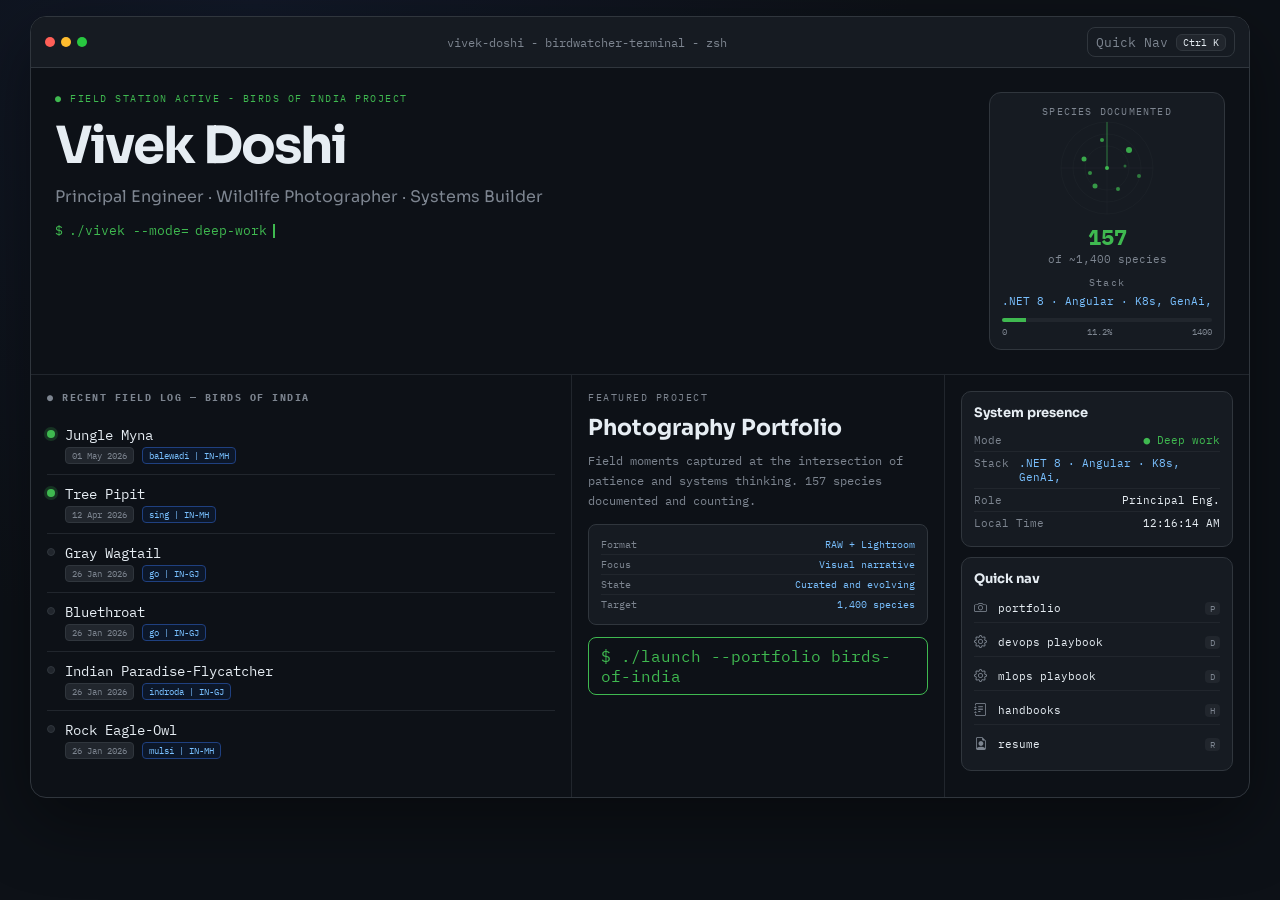
<file: index.html>
<!DOCTYPE html>
<html lang="en">
<head>
  <meta charset="UTF-8" />
  <meta name="viewport" content="width=device-width, initial-scale=1.0" />
  <meta name="description" content="Vivek Doshi's birdwatcher terminal landing page featuring photography portfolio, DevOps playbook, technical handbooks, and resume." />
  <meta name="robots" content="index, follow, max-image-preview:large, max-snippet:-1, max-video-preview:-1" />
  <meta name="author" content="Vivek Doshi" />
  <meta name="theme-color" content="#0c111b" />
  <link rel="canonical" href="https://vivek-doshi.github.io/" />
  <link rel="alternate" hreflang="en" href="https://vivek-doshi.github.io/" />
  <title>Vivek Doshi | Creative Engineer OS</title>
  <meta property="og:type" content="website" />
  <meta property="og:title" content="Vivek Doshi | Creative Engineer OS" />
  <meta property="og:description" content="Explore Vivek Doshi's photography portfolio, DevOps playbook, technical handbooks, and resume." />
  <meta property="og:url" content="https://vivek-doshi.github.io/" />
  <meta property="og:site_name" content="Vivek Doshi" />
  <meta property="og:locale" content="en_US" />
  <meta name="twitter:card" content="summary" />
  <meta name="twitter:title" content="Vivek Doshi | Creative Engineer OS" />
  <meta name="twitter:description" content="Photography portfolio, DevOps playbook, technical handbooks, and resume in one curated landing page." />
  <link rel="preconnect" href="https://fonts.googleapis.com" />
  <link rel="preconnect" href="https://fonts.gstatic.com" crossorigin />
  <link href="https://fonts.googleapis.com/css2?family=Sora:wght@300;400;600;700&family=IBM+Plex+Mono:wght@400;500;600&display=swap" rel="stylesheet" />
  <link rel="stylesheet" href="https://cdn.jsdelivr.net/npm/bootstrap-icons@1.11.3/font/bootstrap-icons.min.css" />
  <link rel="stylesheet" href="styles.css" />
  <script type="application/ld+json">
    {
      "@context": "https://schema.org",
      "@type": "Person",
      "name": "Vivek Doshi",
      "url": "https://vivek-doshi.github.io/",
      "sameAs": [
        "https://vivek-doshi.github.io/portfolio/",
        "https://vivek-doshi.github.io/devops-playbook/",
        "https://vivek-doshi.github.io/handbooks/",
        "https://vivek-doshi.github.io/Resume/"
      ],
      "knowsAbout": [
        "Photography",
        "DevOps",
        "Technical Writing",
        "Cloud Engineering"
      ]
    }
  </script>
</head>
<body>
  <main class="page">
    <section class="os-root" aria-label="Birdwatcher terminal home">
      <header class="titlebar">
        <div class="dots" aria-hidden="true">
          <span class="dot r"></span>
          <span class="dot y"></span>
          <span class="dot g"></span>
        </div>
        <p class="titlebar-label">vivek-doshi - birdwatcher-terminal - zsh</p>
        <button class="cmd-badge" type="button" data-open-palette>
          <span>Quick Nav</span>
          <kbd>Ctrl K</kbd>
        </button>
      </header>

      <section class="hero" aria-labelledby="intro-title">
        <div>
          <p class="hero-eyebrow">● FIELD STATION ACTIVE - BIRDS OF INDIA PROJECT</p>
          <h1 id="intro-title" class="hero-name">Vivek Doshi</h1>
          <p class="hero-sub">Principal Engineer · Wildlife Photographer · Systems Builder</p>
          <p class="typing-line"><span>$</span> ./vivek --mode=<span id="typed-text">deep-work</span><span class="cursor" aria-hidden="true"></span></p>
        </div>

        <aside class="radar-panel" aria-label="Species statistics">
          <p class="radar-label">SPECIES DOCUMENTED</p>
          <svg class="radar-svg" width="100" height="100" viewBox="0 0 100 100" aria-hidden="true">
            <circle cx="50" cy="50" r="46" fill="none" stroke="#21262d" stroke-width="0.5" />
            <circle cx="50" cy="50" r="34" fill="none" stroke="#21262d" stroke-width="0.5" />
            <circle cx="50" cy="50" r="22" fill="none" stroke="#21262d" stroke-width="0.5" />
            <line x1="50" y1="4" x2="50" y2="96" stroke="#21262d" stroke-width="0.5" />
            <line x1="4" y1="50" x2="96" y2="50" stroke="#21262d" stroke-width="0.5" />
            <circle cx="50" cy="50" r="2" fill="#3fb950" />
            <circle cx="72" cy="32" r="3" fill="#3fb950" opacity="0.9" />
            <circle cx="38" cy="68" r="2.5" fill="#3fb950" opacity="0.8" />
            <circle cx="61" cy="71" r="2" fill="#3fb950" opacity="0.7" />
            <circle cx="27" cy="41" r="2.5" fill="#3fb950" opacity="0.9" />
            <circle cx="82" cy="58" r="2" fill="#3fb950" opacity="0.6" />
            <circle cx="45" cy="22" r="2" fill="#3fb950" opacity="0.8" />
            <circle cx="68" cy="48" r="1.5" fill="#3fb950" opacity="0.5" />
            <circle cx="33" cy="55" r="2" fill="#3fb950" opacity="0.7" />
            <line class="sweep" x1="50" y1="50" x2="50" y2="4" stroke="#3fb950" stroke-width="1" stroke-opacity="0.6" />
          </svg>
          <p class="radar-count">157</p>
          <p class="radar-sub">of ~1,400 species</p>
          <p class="radar-stack">Stack</p>
          <p class="radar-tech">.NET 8 · Angular · K8s, GenAi,</p>
          <div class="progress-bar-outer" aria-hidden="true">
            <div class="progress-bar-inner"></div>
          </div>
          <div class="progress-label" aria-hidden="true"><span>0</span><span>11.2%</span><span>1400</span></div>
        </aside>
      </section>

      <section class="terminal-grid">
        <article class="species-feed" aria-label="Recent field log">
          <h2 class="section-label">● RECENT FIELD LOG — BIRDS OF INDIA</h2>

          <div class="species-entry">
            <div class="ping-dot new"></div>
            <div class="species-info">
              <div class="species-name">Jungle Myna</div>
              <div class="species-meta">
                <span class="meta-tag tag-date">01 May 2026</span>
                <span class="meta-tag tag-loc">balewadi | IN-MH</span>
              </div>
            </div>
          </div>

          <div class="species-entry">
            <div class="ping-dot new"></div>
            <div class="species-info">
              <div class="species-name">Tree Pipit</div>
              <div class="species-meta">
                <span class="meta-tag tag-date">12 Apr 2026</span>
                <span class="meta-tag tag-loc">sing | IN-MH</span>
              </div>
            </div>
          </div>

          <div class="species-entry">
            <div class="ping-dot old"></div>
            <div class="species-info">
              <div class="species-name">Gray Wagtail</div>
              <div class="species-meta">
                <span class="meta-tag tag-date">26 Jan 2026</span>
                <span class="meta-tag tag-loc">go | IN-GJ</span>
              </div>
            </div>
          </div>

          <div class="species-entry">
            <div class="ping-dot old"></div>
            <div class="species-info">
              <div class="species-name">Bluethroat</div>
              <div class="species-meta">
                <span class="meta-tag tag-date">26 Jan 2026</span>
                <span class="meta-tag tag-loc">go | IN-GJ</span>
              </div>
            </div>
          </div>

          <div class="species-entry">
            <div class="ping-dot old"></div>
            <div class="species-info">
              <div class="species-name">Indian Paradise-Flycatcher</div>
              <div class="species-meta">
                <span class="meta-tag tag-date">26 Jan 2026</span>
                <span class="meta-tag tag-loc">indroda | IN-GJ</span>
              </div>
            </div>
          </div>

          <div class="species-entry">
            <div class="ping-dot old"></div>
            <div class="species-info">
              <div class="species-name">Rock Eagle-Owl</div>
              <div class="species-meta">
                <span class="meta-tag tag-date">26 Jan 2026</span>
                <span class="meta-tag tag-loc">mulsi | IN-MH</span>
              </div>
            </div>
          </div>
        </article>

        <article class="featured-card" aria-labelledby="featured-title">
          <p class="project-badge">FEATURED PROJECT</p>
          <h2 id="featured-title" class="project-title">Photography Portfolio</h2>
          <p class="project-desc">Field moments captured at the intersection of patience and systems thinking. 157 species documented and counting.</p>
          <div class="exif-block" aria-label="Project metadata">
            <div class="exif-row"><span class="exif-key">Format</span><span class="exif-val">RAW + Lightroom</span></div>
            <div class="exif-row"><span class="exif-key">Focus</span><span class="exif-val">Visual narrative</span></div>
            <div class="exif-row"><span class="exif-key">State</span><span class="exif-val">Curated and evolving</span></div>
            <div class="exif-row"><span class="exif-key">Target</span><span class="exif-val">1,400 species</span></div>
          </div>
          <a class="launch-btn" href="https://vivek-doshi.github.io/portfolio/" target="_blank" rel="noreferrer noopener">$ ./launch --portfolio birds-of-india</a>
        </article>

        <aside class="status-col" aria-label="Quick nav and live status">
          <div class="status-card">
            <h2 class="status-title">System presence</h2>
            <div class="status-row"><span class="status-key">Mode</span><span class="status-val green">● Deep work</span></div>
            <div class="status-row"><span class="status-key">Stack</span><span class="status-val blue">.NET 8 · Angular · K8s, GenAi,</span></div>
            <div class="status-row"><span class="status-key">Role</span><span class="status-val">Principal Eng.</span></div>
            <div class="status-row"><span class="status-key">Local Time</span><span class="status-val" id="local-time">--:--:--</span></div>
          </div>

          <div class="status-card">
            <h2 class="status-title">Quick nav</h2>
            <nav class="quick-links cmd-list" aria-label="Quick navigation links">
              <a class="cmd-item" href="https://vivek-doshi.github.io/portfolio/" target="_blank" rel="noreferrer noopener"><i class="bi bi-camera"></i><span class="cmd-item-label">Portfolio</span><span class="cmd-item-shortcut">P</span></a>
              <a class="cmd-item" href="https://vivek-doshi.github.io/devops-playbook/" target="_blank" rel="noreferrer noopener"><i class="bi bi-gear"></i><span class="cmd-item-label">Devops Playbook</span><span class="cmd-item-shortcut">D</span></a>
              <a class="cmd-item" href="https://vivek-doshi.github.io/mlops-playbook/" target="_blank" rel="noreferrer noopener"><i class="bi bi-gear"></i><span class="cmd-item-label">Mlops Playbook</span><span class="cmd-item-shortcut">D</span></a>
              <a class="cmd-item" href="https://vivek-doshi.github.io/handbooks/" target="_blank" rel="noreferrer noopener"><i class="bi bi-journal-text"></i><span class="cmd-item-label">Handbooks</span><span class="cmd-item-shortcut">H</span></a>
              <a class="cmd-item" href="https://vivek-doshi.github.io/Resume/" target="_blank" rel="noreferrer noopener"><i class="bi bi-file-earmark-person"></i><span class="cmd-item-label">Resume</span><span class="cmd-item-shortcut">R</span></a>
            </nav>
          </div>
        </aside>
      </section>
    </section>
  </main>

  <div class="command-palette" id="commandPalette" hidden>
    <div class="command-backdrop" data-close-palette></div>
    <section class="palette-dialog" role="dialog" aria-modal="true" aria-labelledby="palette-title">
      <header class="palette-header">
        <h2 id="palette-title">Jump to Section</h2>
        <button type="button" class="palette-close" aria-label="Close command palette" data-close-palette>Esc</button>
      </header>
      <label class="sr-only" for="paletteInput">Search commands</label>
      <input id="paletteInput" class="palette-input" type="text" autocomplete="off" placeholder="Type: portfolio, handbooks, resume..." />
      <ul class="palette-results" id="paletteResults"></ul>
    </section>
  </div>

  <script>
    (function () {
      var commandItems = [
        { name: "Portfolio (Photography)", href: "https://vivek-doshi.github.io/portfolio/" },
        { name: "DevOps Playbook", href: "https://vivek-doshi.github.io/devops-playbook/" },
        { name: "Technical Handbooks", href: "https://vivek-doshi.github.io/handbooks/" },
        { name: "Resume", href: "https://vivek-doshi.github.io/Resume/" }
      ];

      var palette = document.getElementById("commandPalette");
      var paletteInput = document.getElementById("paletteInput");
      var paletteResults = document.getElementById("paletteResults");
      var paletteOpeners = document.querySelectorAll("[data-open-palette]");
      var paletteClosers = document.querySelectorAll("[data-close-palette]");
      var localTime = document.getElementById("local-time");

      function renderResults(filter) {
        var q = (filter || "").toLowerCase();
        var visible = commandItems.filter(function (item) {
          return item.name.toLowerCase().indexOf(q) !== -1;
        });

        paletteResults.innerHTML = "";

        if (!visible.length) {
          var empty = document.createElement("li");
          empty.className = "palette-empty";
          empty.textContent = "No commands found.";
          paletteResults.appendChild(empty);
          return;
        }

        visible.forEach(function (item) {
          var li = document.createElement("li");
          var btn = document.createElement("button");
          btn.type = "button";
          btn.className = "palette-item";
          btn.textContent = item.name;
          btn.addEventListener("click", function () {
            window.open(item.href, "_blank", "noopener,noreferrer");
            closePalette();
          });
          li.appendChild(btn);
          paletteResults.appendChild(li);
        });
      }

      function openPalette() {
        palette.hidden = false;
        document.body.classList.add("palette-visible");
        renderResults("");
        paletteInput.value = "";
        window.setTimeout(function () {
          paletteInput.focus();
        }, 40);
      }

      function closePalette() {
        palette.hidden = true;
        document.body.classList.remove("palette-visible");
      }

      function updateClock() {
        var now = new Date();
        localTime.textContent = now.toLocaleTimeString([], {
          hour: "2-digit",
          minute: "2-digit",
          second: "2-digit"
        });
      }

      paletteOpeners.forEach(function (trigger) {
        trigger.addEventListener("click", openPalette);
      });

      paletteClosers.forEach(function (trigger) {
        trigger.addEventListener("click", closePalette);
      });

      paletteInput.addEventListener("input", function (event) {
        renderResults(event.target.value);
      });

      document.addEventListener("keydown", function (event) {
        var isOpenShortcut = (event.ctrlKey || event.metaKey) && event.key.toLowerCase() === "k";
        var isSlashShortcut = event.key === "/" && !event.ctrlKey && !event.metaKey && document.activeElement !== paletteInput;

        if (isOpenShortcut || isSlashShortcut) {
          event.preventDefault();
          openPalette();
          return;
        }

        if (event.key === "Escape" && !palette.hidden) {
          closePalette();
        }
      });

      updateClock();
      window.setInterval(updateClock, 1000);

      var modes = ["deep-work", "field-mode", "shipping", "open-to-work"];
      var modeIndex = 0;
      window.setInterval(function () {
        modeIndex = (modeIndex + 1) % modes.length;
        document.getElementById("typed-text").textContent = modes[modeIndex];
      }, 2500);
    })();
  </script>
</body>
</html>
</file>
<file: styles.css>
:root {
  --bg: #0d1117;
  --panel: #161b22;
  --border: #30363d;
  --border-soft: #21262d;
  --text: #e6edf3;
  --muted: #7d8590;
  --green: #3fb950;
  --blue: #79c0ff;
}

* {
  box-sizing: border-box;
}

html,
body {
  margin: 0;
  min-height: 100%;
}

body {
  background: radial-gradient(circle at 20% 0%, #111827 0%, #0d1117 48%);
  color: var(--text);
  font-family: "IBM Plex Mono", monospace;
}

.page {
  width: min(1220px, calc(100% - 24px));
  margin: 16px auto;
}

.os-root {
  background: var(--bg);
  border: 1px solid var(--border);
  border-radius: 16px;
  overflow: hidden;
  box-shadow: 0 24px 70px rgba(0, 0, 0, 0.42);
}

.titlebar {
  background: var(--panel);
  border-bottom: 1px solid var(--border);
  padding: 10px 14px;
  display: flex;
  align-items: center;
  gap: 12px;
}

.dots {
  display: flex;
  gap: 6px;
}

.dot {
  width: 10px;
  height: 10px;
  border-radius: 999px;
}

.dot.r {
  background: #ff5f57;
}

.dot.y {
  background: #febc2e;
}

.dot.g {
  background: #28c840;
}

.titlebar-label {
  margin: 0;
  flex: 1;
  text-align: center;
  color: var(--muted);
  font-size: 12px;
}

.cmd-badge {
  border: 1px solid var(--border);
  background: transparent;
  color: var(--muted);
  border-radius: 8px;
  padding: 5px 8px;
  display: inline-flex;
  gap: 8px;
  align-items: center;
  cursor: pointer;
  font-family: inherit;
}

.cmd-badge kbd,
kbd {
  border: 1px solid var(--border);
  background: var(--border-soft);
  border-radius: 6px;
  padding: 1px 6px;
  color: var(--text);
  font-size: 10px;
  font-family: inherit;
}

.hero {
  padding: 24px;
  border-bottom: 1px solid var(--border-soft);
  display: grid;
  grid-template-columns: 1fr auto;
  gap: 20px;
  align-items: start;
}

.hero-eyebrow {
  margin: 0 0 8px;
  color: var(--green);
  letter-spacing: 1.5px;
  font-size: 10px;
}

.hero-name {
  margin: 0;
  font-family: "Sora", sans-serif;
  font-size: clamp(2rem, 7vw, 3.2rem);
  letter-spacing: -0.04em;
}

.hero-sub {
  margin: 8px 0 12px;
  color: var(--muted);
  font-family: "Sora", sans-serif;
}

.typing-line {
  margin: 0;
  font-size: 13px;
  color: var(--green);
  display: inline-flex;
  align-items: center;
  gap: 6px;
}

.typing-line span,
.typing-line strong {
  color: var(--green);
}

.cursor {
  width: 2px;
  height: 14px;
  background: var(--green);
  animation: blink 1s infinite;
}

.radar-panel {
  width: min(240px, 100%);
  background: var(--panel);
  border: 1px solid var(--border);
  border-radius: 12px;
  padding: 12px;
  text-align: center;
}

.radar-label,
.radar-stack {
  margin: 0;
  font-size: 10px;
  color: var(--muted);
  letter-spacing: 1.2px;
}

.radar-count {
  margin: 8px 0 4px;
  font-size: 22px;
  color: var(--green);
  font-weight: 700;
  line-height: 1;
}

.radar-sub {
  margin: 0 0 10px;
  color: var(--muted);
  font-size: 11px;
}

.radar-tech {
  margin: 4px 0 0;
  color: var(--blue);
  font-size: 11px;
  line-height: 1.5;
}

.radar-svg {
  display: block;
  margin: 0 auto;
}

.sweep {
  transform-origin: 50px 50px;
  animation: sweep 3s linear infinite;
}

.progress-bar-outer {
  margin-top: 8px;
  height: 4px;
  background: var(--border-soft);
  border-radius: 4px;
  overflow: hidden;
}

.progress-bar-inner {
  height: 100%;
  width: 11.2%;
  background: var(--green);
}

.progress-label {
  margin-top: 4px;
  display: flex;
  justify-content: space-between;
  color: var(--muted);
  font-size: 9px;
}

.terminal-grid {
  display: grid;
  grid-template-columns: 1.6fr 1.1fr 0.9fr;
}

.species-feed,
.featured-card,
.status-col {
  padding: 16px;
}

.species-feed,
.featured-card {
  border-right: 1px solid var(--border-soft);
}

.section-label {
  margin: 0 0 12px;
  color: var(--muted);
  font-size: 10px;
  letter-spacing: 1.5px;
}

.species-entry {
  display: flex;
  align-items: flex-start;
  gap: 10px;
  padding: 10px 0;
  border-bottom: 1px solid var(--border-soft);
}

.species-entry:last-child {
  border-bottom: none;
}

.species-name {
  font-size: 14px;
  color: var(--text);
}

.species-info {
  flex: 1;
}

.ping-dot {
  width: 8px;
  height: 8px;
  border-radius: 999px;
  margin-top: 4px;
  flex-shrink: 0;
}

.ping-dot.new {
  background: var(--green);
  box-shadow: 0 0 0 3px rgba(63, 185, 80, 0.2);
}

.ping-dot.old {
  background: var(--border-soft);
  border: 1px solid var(--border);
}

.species-meta {
  margin-top: 3px;
  display: flex;
  gap: 8px;
  flex-wrap: wrap;
  align-items: center;
}

.meta-tag {
  font-size: 9px;
  border-radius: 4px;
  padding: 2px 6px;
  border: 1px solid var(--border);
}

.tag-loc {
  background: #0d419d22;
  color: var(--blue);
  border-color: #1f4080;
}

.tag-date {
  background: var(--border-soft);
  color: var(--muted);
}

.quick-links a:hover,
.launch-btn:hover,
.palette-item:hover {
  text-decoration: underline;
}

.project-badge {
  margin: 0 0 10px;
  font-size: 10px;
  letter-spacing: 1.5px;
  color: var(--muted);
}

.project-title {
  margin: 0;
  font-family: "Sora", sans-serif;
  font-size: 22px;
}

.project-desc {
  margin: 10px 0 0;
  color: var(--muted);
  font-size: 12px;
  line-height: 1.7;
}

.exif-block {
  margin-top: 12px;
  background: var(--panel);
  border: 1px solid var(--border);
  border-radius: 8px;
  padding: 10px 12px;
}

.exif-row {
  display: flex;
  justify-content: space-between;
  gap: 12px;
  font-size: 10px;
  padding: 3px 0;
  border-bottom: 1px solid var(--border-soft);
}

.exif-row:last-child {
  border-bottom: none;
}

.exif-key {
  color: var(--muted);
}

.exif-val {
  color: var(--blue);
}

.launch-btn {
  display: inline-block;
  margin-top: 12px;
  border: 1px solid var(--green);
  color: var(--green);
  border-radius: 8px;
  padding: 8px 12px;
  text-decoration: none;
}

.status-card {
  border: 1px solid var(--border);
  background: var(--panel);
  border-radius: 10px;
  padding: 12px;
  margin-bottom: 10px;
}

.status-title {
  margin: 0 0 8px;
  font-family: "Sora", sans-serif;
  font-size: 13px;
}

.quick-links {
  display: grid;
  gap: 6px;
}

.cmd-list .cmd-item {
  display: flex;
  align-items: center;
  justify-content: flex-start;
  gap: 10px;
  color: var(--text);
  text-decoration: none;
  font-size: 11px;
  border-bottom: 1px solid var(--border-soft);
  padding: 5px 0;
}

.cmd-list .cmd-item:last-child {
  border-bottom: none;
}

.cmd-item-label {
  text-transform: lowercase;
}

.cmd-item-shortcut {
  margin-left: auto;
  background: var(--border-soft);
  border-radius: 4px;
  padding: 1px 5px;
  color: var(--muted);
  font-size: 9px;
}

.cmd-item .bi {
  color: var(--muted);
  font-size: 13px;
  width: 14px;
  text-align: center;
}

.status-row {
  display: flex;
  justify-content: space-between;
  gap: 10px;
  padding: 4px 0;
  border-bottom: 1px solid var(--border-soft);
  color: var(--muted);
  font-size: 11px;
}

.status-row:last-child {
  border-bottom: none;
}

.status-key {
  color: var(--muted);
}

.status-val {
  color: var(--text);
}

.status-val.green {
  color: var(--green);
}

.status-val.blue {
  color: var(--blue);
}

.command-palette {
  position: fixed;
  inset: 0;
  z-index: 20;
}

.command-backdrop {
  position: absolute;
  inset: 0;
  background: rgba(0, 0, 0, 0.58);
  backdrop-filter: blur(4px);
}

.palette-dialog {
  position: relative;
  width: min(560px, calc(100% - 24px));
  margin: 11vh auto 0;
  border-radius: 12px;
  border: 1px solid var(--border);
  background: var(--bg);
  box-shadow: 0 30px 90px rgba(0, 0, 0, 0.56);
  padding: 16px;
}

.palette-header {
  display: flex;
  justify-content: space-between;
  align-items: center;
  gap: 10px;
}

.palette-header h2 {
  margin: 0;
  font-size: 1rem;
  letter-spacing: 0.01em;
}

.palette-close {
  border: 1px solid var(--border);
  background: var(--border-soft);
  color: var(--text);
  border-radius: 9px;
  padding: 6px 10px;
  cursor: pointer;
}

.palette-input {
  width: 100%;
  margin-top: 12px;
  border-radius: 10px;
  border: 1px solid var(--border);
  background: var(--panel);
  color: var(--text);
  font: inherit;
  padding: 12px;
}

.palette-results {
  list-style: none;
  margin: 12px 0 0;
  padding: 0;
  display: grid;
  gap: 8px;
}

.palette-item {
  width: 100%;
  text-align: left;
  border: 1px solid var(--border);
  background: var(--panel);
  color: var(--text);
  border-radius: 10px;
  padding: 10px 12px;
  cursor: pointer;
}

.palette-empty {
  border: 1px dashed var(--border);
  border-radius: 10px;
  color: var(--muted);
  padding: 12px;
}

.palette-visible {
  overflow: hidden;
}

.sr-only {
  position: absolute;
  width: 1px;
  height: 1px;
  padding: 0;
  margin: -1px;
  overflow: hidden;
  clip: rect(0, 0, 0, 0);
  white-space: nowrap;
  border: 0;
}

@keyframes pulse {
  0% {
    box-shadow: 0 0 0 0 rgba(90, 226, 194, 0.7);
  }

  70% {
    box-shadow: 0 0 0 9px rgba(90, 226, 194, 0);
  }

  100% {
    box-shadow: 0 0 0 0 rgba(90, 226, 194, 0);
  }
}

@keyframes blink {
  0%,
  49% {
    opacity: 1;
  }

  50%,
  100% {
    opacity: 0;
  }
}

@media (max-width: 980px) {
  .hero {
    grid-template-columns: 1fr;
  }

  .radar-panel {
    width: 100%;
  }

  .terminal-grid {
    grid-template-columns: 1fr;
  }

  .species-feed,
  .featured-card {
    border-right: none;
    border-bottom: 1px solid var(--border-soft);
  }
}

@media (max-width: 640px) {
  .page {
    width: min(100% - 10px, 760px);
  }
}

@media (prefers-reduced-motion: reduce) {
  .panel,
  .status-dot {
    animation: none;
  }
}

@keyframes sweep {
  from {
    transform: rotate(0deg);
  }

  to {
    transform: rotate(360deg);
  }
}
</file>
